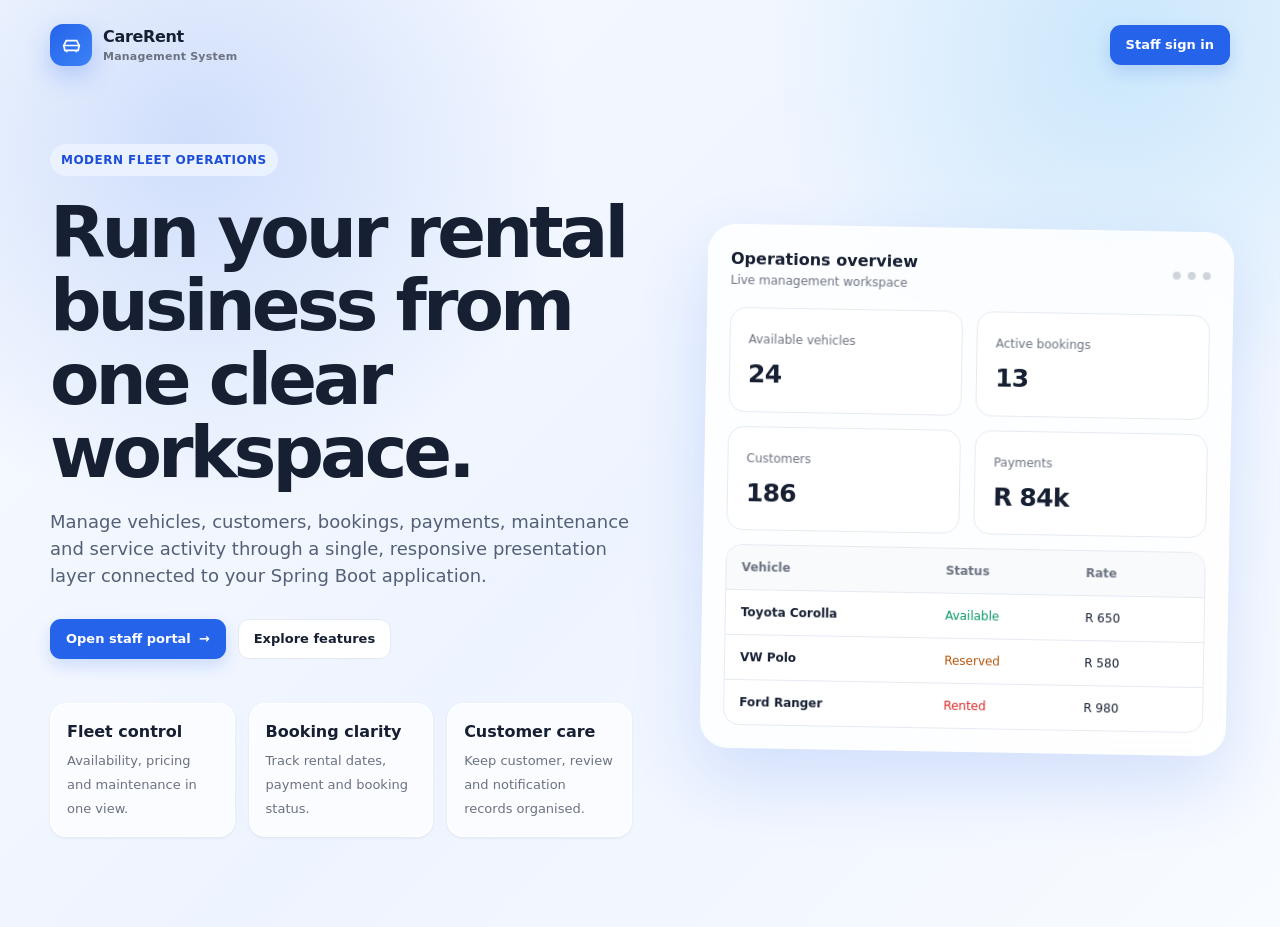
<file: src/main/resources/static/index.html>
<!DOCTYPE html>
<html lang="en">
<head>
  <meta charset="UTF-8"><meta name="viewport" content="width=device-width, initial-scale=1.0">
  <title>CareRent | Car Rental Management</title>
  <link rel="stylesheet" href="css/app.css">
</head>
<body class="public-page">
  <nav class="public-nav">
    <a class="brand" href="/"><span class="brand-mark"><svg viewBox="0 0 24 24" fill="none" stroke="currentColor" stroke-width="1.8"><path d="M5 17h14l1-5-2.5-5h-11L4 12l1 5Z"/><path d="M3 12h18M7 17v2M17 17v2"/></svg></span><span>CareRent<small>Management System</small></span></a>
    <a class="btn btn-primary" href="/login.html">Staff sign in</a>
  </nav>
  <main class="hero">
    <section>
      <span class="hero-kicker">Modern fleet operations</span>
      <h1>Run your rental business from one clear workspace.</h1>
      <p>Manage vehicles, customers, bookings, payments, maintenance and service activity through a single, responsive presentation layer connected to your Spring Boot application.</p>
      <div class="hero-actions"><a class="btn btn-primary" href="/login.html">Open staff portal <span>→</span></a><a class="btn btn-secondary" href="#features">Explore features</a></div>
      <div class="hero-points" id="features">
        <div class="hero-point"><strong>Fleet control</strong><span>Availability, pricing and maintenance in one view.</span></div>
        <div class="hero-point"><strong>Booking clarity</strong><span>Track rental dates, payment and booking status.</span></div>
        <div class="hero-point"><strong>Customer care</strong><span>Keep customer, review and notification records organised.</span></div>
      </div>
    </section>
    <section class="hero-visual" aria-hidden="true">
      <div class="visual-panel">
        <div class="visual-top"><div><strong>Operations overview</strong><div class="subtle" style="font-size:12px">Live management workspace</div></div><div class="visual-dots"><i></i><i></i><i></i></div></div>
        <div class="visual-card-grid"><div class="visual-stat"><span>Available vehicles</span><strong>24</strong></div><div class="visual-stat"><span>Active bookings</span><strong>13</strong></div><div class="visual-stat"><span>Customers</span><strong>186</strong></div><div class="visual-stat"><span>Payments</span><strong>R 84k</strong></div></div>
        <div class="visual-table"><div class="visual-row"><span>Vehicle</span><span>Status</span><span>Rate</span></div><div class="visual-row"><strong>Toyota Corolla</strong><span class="text-success">Available</span><span>R 650</span></div><div class="visual-row"><strong>VW Polo</strong><span style="color:#b45309">Reserved</span><span>R 580</span></div><div class="visual-row"><strong>Ford Ranger</strong><span class="text-danger">Rented</span><span>R 980</span></div></div>
      </div>
    </section>
  </main>
</body>
</html>
</file>
<file: src/main/resources/static/css/app.css>
:root {
    --bg: #f4f7fb;
    --surface: #ffffff;
    --surface-2: #f8fafc;
    --text: #172033;
    --muted: #6b7280;
    --border: #e5eaf2;
    --primary: #2563eb;
    --primary-dark: #1d4ed8;
    --primary-soft: #eaf1ff;
    --success: #059669;
    --success-soft: #e7f8f1;
    --warning: #d97706;
    --warning-soft: #fff4df;
    --danger: #dc2626;
    --danger-soft: #feecec;
    --info: #0891b2;
    --info-soft: #e6f7fb;
    --nav: #101828;
    --nav-muted: #98a2b3;
    --radius-sm: 10px;
    --radius: 16px;
    --radius-lg: 24px;
    --shadow-sm: 0 1px 3px rgba(16, 24, 40, .08);
    --shadow: 0 12px 35px rgba(16, 24, 40, .10);
    --sidebar-width: 252px;
}

* { box-sizing: border-box; }
html { scroll-behavior: smooth; }
body {
    margin: 0;
    color: var(--text);
    background: var(--bg);
    font-family: Inter, ui-sans-serif, system-ui, -apple-system, BlinkMacSystemFont, "Segoe UI", sans-serif;
    line-height: 1.5;
    -webkit-font-smoothing: antialiased;
}
button, input, select, textarea { font: inherit; }
a { color: inherit; text-decoration: none; }
button { border: 0; }

/* ---------- Public / login ---------- */
.public-page {
    min-height: 100vh;
    background:
        radial-gradient(circle at 15% 15%, rgba(37, 99, 235, .18), transparent 28%),
        radial-gradient(circle at 88% 5%, rgba(14, 165, 233, .16), transparent 25%),
        linear-gradient(135deg, #f8fbff 0%, #eef4ff 52%, #f8fbff 100%);
}
.public-nav {
    width: min(1180px, calc(100% - 40px));
    margin: 0 auto;
    padding: 24px 0;
    display: flex;
    align-items: center;
    justify-content: space-between;
    gap: 16px;
}
.brand { display: inline-flex; align-items: center; gap: 11px; font-weight: 800; letter-spacing: -.02em; }
.brand-mark {
    width: 42px; height: 42px; border-radius: 13px; display: grid; place-items: center;
    color: #fff; background: linear-gradient(135deg, var(--primary), #3b82f6);
    box-shadow: 0 10px 25px rgba(37, 99, 235, .25);
}
.brand-mark svg { width: 23px; height: 23px; }
.brand small { display: block; font-size: 11px; font-weight: 600; color: var(--muted); letter-spacing: .02em; }
.hero {
    width: min(1180px, calc(100% - 40px));
    min-height: calc(100vh - 104px);
    margin: 0 auto;
    display: grid;
    grid-template-columns: 1.05fr .95fr;
    align-items: center;
    gap: 72px;
    padding: 54px 0 90px;
}
.hero-kicker, .eyebrow {
    display: inline-flex; align-items: center; gap: 8px;
    padding: 7px 11px; border-radius: 999px;
    background: var(--primary-soft); color: var(--primary-dark);
    font-size: 12px; font-weight: 800; letter-spacing: .04em; text-transform: uppercase;
}
.hero h1 { margin: 20px 0 18px; font-size: clamp(43px, 6vw, 72px); line-height: 1.02; letter-spacing: -.055em; max-width: 780px; }
.hero p { margin: 0; color: #536076; font-size: 18px; max-width: 650px; }
.hero-actions { display: flex; flex-wrap: wrap; gap: 12px; margin-top: 30px; }
.hero-points { display: grid; grid-template-columns: repeat(3, 1fr); gap: 14px; margin-top: 44px; }
.hero-point { background: rgba(255,255,255,.7); border: 1px solid rgba(255,255,255,.9); border-radius: 16px; padding: 16px; box-shadow: var(--shadow-sm); }
.hero-point strong { display: block; margin-bottom: 4px; }
.hero-point span { color: var(--muted); font-size: 13px; }
.hero-visual { position: relative; }
.visual-panel {
    background: rgba(255,255,255,.84); backdrop-filter: blur(16px);
    border: 1px solid rgba(255,255,255,.9); border-radius: 28px; box-shadow: 0 30px 70px rgba(37,99,235,.16);
    padding: 22px; transform: rotate(1deg);
}
.visual-top { display: flex; align-items: center; justify-content: space-between; margin-bottom: 18px; }
.visual-dots { display:flex; gap:7px; }
.visual-dots i { width:8px; height:8px; border-radius:50%; background:#d0d5dd; }
.visual-card-grid { display:grid; grid-template-columns:1fr 1fr; gap:14px; }
.visual-stat { padding:18px; border:1px solid var(--border); border-radius:16px; background:#fff; }
.visual-stat span { color:var(--muted); font-size:12px; }
.visual-stat strong { display:block; font-size:25px; margin-top:5px; letter-spacing:-.03em; }
.visual-table { margin-top:14px; background:#fff; border:1px solid var(--border); border-radius:16px; overflow:hidden; }
.visual-row { display:grid; grid-template-columns:1.2fr .8fr .65fr; gap:12px; align-items:center; padding:13px 15px; border-top:1px solid var(--border); font-size:12px; }
.visual-row:first-child { border-top:0; background:#f8fafc; color:var(--muted); font-weight:700; }

.login-layout { min-height:100vh; display:grid; grid-template-columns: 1fr 520px; }
.login-showcase {
    padding: 52px clamp(42px, 7vw, 100px);
    display:flex; flex-direction:column; justify-content:space-between;
    color:#fff;
    background:
        radial-gradient(circle at 25% 20%, rgba(96,165,250,.42), transparent 30%),
        linear-gradient(145deg, #0f172a 0%, #172554 50%, #1d4ed8 120%);
}
.login-showcase .brand small { color:#cbd5e1; }
.login-showcase-copy { max-width:620px; }
.login-showcase-copy h1 { margin:16px 0; font-size:clamp(40px, 5vw, 64px); line-height:1.05; letter-spacing:-.05em; }
.login-showcase-copy p { color:#dbeafe; font-size:17px; max-width:560px; }
.login-benefits { display:grid; grid-template-columns:1fr 1fr; gap:12px; margin-top:30px; }
.login-benefit { padding:16px; border:1px solid rgba(255,255,255,.14); background:rgba(255,255,255,.08); border-radius:16px; }
.login-benefit strong { display:block; margin-bottom:4px; }
.login-benefit span { color:#cbd5e1; font-size:12px; }
.login-copyright { color:#94a3b8; font-size:12px; }
.login-panel { background:#fff; padding:48px 58px; display:flex; flex-direction:column; justify-content:center; }
.login-panel-inner { width:100%; max-width:390px; margin:0 auto; }
.login-panel h2 { font-size:34px; margin:10px 0 8px; letter-spacing:-.035em; }
.login-panel .subtle { margin:0 0 28px; }
.password-wrap { position:relative; }
.password-wrap input { padding-right:48px; }
.password-toggle { position:absolute; right:8px; top:50%; transform:translateY(-50%); width:36px; height:36px; display:grid; place-items:center; border-radius:10px; background:transparent; color:var(--muted); cursor:pointer; }
.password-toggle:hover { background:var(--surface-2); color:var(--text); }
.login-note { margin-top:18px; padding:12px 14px; border-radius:12px; background:#f8fafc; color:var(--muted); font-size:12px; }

/* ---------- App shell ---------- */
.app-page { min-height:100vh; }
.app-sidebar {
    position:fixed; inset:0 auto 0 0; width:var(--sidebar-width); z-index:40;
    background:var(--nav); color:#fff; display:flex; flex-direction:column;
    border-right:1px solid rgba(255,255,255,.05);
}
.sidebar-brand { padding:22px 20px 18px; }
.sidebar-brand .brand small { color:var(--nav-muted); }
.sidebar-nav { padding:8px 12px 18px; overflow:auto; flex:1; }
.nav-label { padding:15px 10px 8px; color:#667085; font-size:10px; font-weight:800; letter-spacing:.12em; text-transform:uppercase; }
.nav-link {
    display:flex; align-items:center; gap:12px; padding:11px 12px; margin:3px 0;
    border-radius:11px; color:#cbd5e1; font-size:14px; font-weight:650; transition:.18s ease;
}
.nav-link svg { width:19px; height:19px; flex:0 0 auto; }
.nav-link:hover { color:#fff; background:rgba(255,255,255,.07); }
.nav-link.active { color:#fff; background:linear-gradient(135deg, rgba(37,99,235,.95), rgba(59,130,246,.78)); box-shadow:0 8px 20px rgba(37,99,235,.22); }
.sidebar-footer { border-top:1px solid rgba(255,255,255,.07); padding:14px 12px 18px; }
.sidebar-user { padding:10px 11px; border-radius:12px; background:rgba(255,255,255,.05); }
.sidebar-user .user-email { color:#fff; display:block; overflow:hidden; text-overflow:ellipsis; white-space:nowrap; font-size:12px; font-weight:700; }
.sidebar-user .user-role { color:var(--nav-muted); font-size:11px; }
.app-overlay { display:none; position:fixed; inset:0; z-index:35; background:rgba(15,23,42,.48); backdrop-filter:blur(2px); }
.app-content { margin-left:var(--sidebar-width); min-height:100vh; }
.app-topbar {
    position:sticky; top:0; z-index:30; height:76px; padding:0 30px;
    display:flex; align-items:center; justify-content:space-between; gap:20px;
    background:rgba(244,247,251,.9); backdrop-filter:blur(18px); border-bottom:1px solid rgba(229,234,242,.8);
}
.topbar-left { display:flex; align-items:center; gap:12px; min-width:0; }
.mobile-menu { display:none; width:40px; height:40px; border-radius:11px; background:#fff; box-shadow:var(--shadow-sm); color:var(--text); cursor:pointer; }
.breadcrumb { color:var(--muted); font-size:13px; white-space:nowrap; overflow:hidden; text-overflow:ellipsis; }
.breadcrumb strong { color:var(--text); }
.topbar-actions { display:flex; align-items:center; gap:9px; }
.icon-btn { width:40px; height:40px; display:grid; place-items:center; border-radius:11px; background:#fff; border:1px solid var(--border); color:var(--text); cursor:pointer; transition:.15s ease; }
.icon-btn:hover { border-color:#cbd5e1; transform:translateY(-1px); }
.icon-btn svg { width:18px; height:18px; }
.top-user { display:flex; align-items:center; gap:10px; padding:6px 8px 6px 6px; border-radius:13px; background:#fff; border:1px solid var(--border); }
.avatar { width:34px; height:34px; border-radius:10px; display:grid; place-items:center; background:var(--primary-soft); color:var(--primary-dark); font-weight:800; font-size:12px; }
.top-user-copy { max-width:170px; }
.top-user-copy strong, .top-user-copy span { display:block; overflow:hidden; text-overflow:ellipsis; white-space:nowrap; }
.top-user-copy strong { font-size:12px; }
.top-user-copy span { color:var(--muted); font-size:10px; }
.main { padding:28px 30px 48px; max-width:1600px; margin:0 auto; }

/* ---------- Layout / components ---------- */
.page-head { display:flex; align-items:flex-start; justify-content:space-between; gap:18px; margin-bottom:24px; }
.page-head h1 { margin:0 0 5px; font-size:30px; line-height:1.2; letter-spacing:-.035em; }
.page-head p { margin:0; color:var(--muted); font-size:14px; }
.page-actions { display:flex; flex-wrap:wrap; gap:10px; }
.grid { display:grid; gap:18px; }
.grid-2 { grid-template-columns:repeat(2,minmax(0,1fr)); }
.grid-3 { grid-template-columns:repeat(3,minmax(0,1fr)); }
.grid-4 { grid-template-columns:repeat(4,minmax(0,1fr)); }
.card { background:var(--surface); border:1px solid var(--border); border-radius:var(--radius); box-shadow:var(--shadow-sm); }
.card-pad { padding:20px; }
.card-head { padding:18px 20px; border-bottom:1px solid var(--border); display:flex; align-items:center; justify-content:space-between; gap:14px; }
.card-head h2, .card-head h3 { margin:0; font-size:16px; letter-spacing:-.02em; }
.card-head p { margin:3px 0 0; color:var(--muted); font-size:12px; }
.stat-card { padding:18px; display:flex; align-items:flex-start; justify-content:space-between; gap:14px; }
.stat-icon { width:44px; height:44px; border-radius:13px; display:grid; place-items:center; background:var(--primary-soft); color:var(--primary); }
.stat-icon.success { background:var(--success-soft); color:var(--success); }
.stat-icon.warning { background:var(--warning-soft); color:var(--warning); }
.stat-icon.info { background:var(--info-soft); color:var(--info); }
.stat-icon svg { width:21px; height:21px; }
.stat-label { color:var(--muted); font-size:12px; font-weight:700; }
.stat-value { font-size:29px; font-weight:850; letter-spacing:-.04em; margin-top:5px; }
.stat-meta { color:var(--muted); font-size:11px; margin-top:3px; }

.btn { min-height:40px; padding:0 15px; border-radius:11px; display:inline-flex; align-items:center; justify-content:center; gap:8px; cursor:pointer; font-weight:750; font-size:13px; transition:.15s ease; border:1px solid transparent; }
.btn svg { width:16px; height:16px; }
.btn:disabled { opacity:.55; cursor:not-allowed; transform:none !important; }
.btn-primary { color:#fff; background:var(--primary); box-shadow:0 7px 16px rgba(37,99,235,.18); }
.btn-primary:hover { background:var(--primary-dark); transform:translateY(-1px); }
.btn-secondary { background:#fff; color:var(--text); border-color:var(--border); }
.btn-secondary:hover { background:#f8fafc; border-color:#cbd5e1; }
.btn-danger { color:var(--danger); background:var(--danger-soft); border-color:#fecaca; }
.btn-danger:hover { background:#fee2e2; }
.btn-ghost { background:transparent; color:var(--muted); }
.btn-ghost:hover { background:#f3f4f6; color:var(--text); }
.btn-sm { min-height:34px; padding:0 11px; font-size:12px; border-radius:9px; }
.btn-block { width:100%; }

.toolbar { padding:14px 16px; display:flex; align-items:center; justify-content:space-between; gap:12px; border-bottom:1px solid var(--border); }
.toolbar-left, .toolbar-right { display:flex; align-items:center; flex-wrap:wrap; gap:9px; }
.search-wrap { position:relative; min-width:260px; }
.search-wrap svg { position:absolute; left:12px; top:50%; transform:translateY(-50%); width:17px; height:17px; color:#98a2b3; pointer-events:none; }
.search-wrap input { padding-left:38px; }
.form-control, input, select, textarea {
    width:100%; min-height:42px; border:1px solid #d7deea; border-radius:10px; padding:9px 12px; color:var(--text); background:#fff; outline:none; transition:.15s ease;
}
textarea { min-height:95px; resize:vertical; }
input:focus, select:focus, textarea:focus { border-color:#7aa5f9; box-shadow:0 0 0 3px rgba(37,99,235,.10); }
input::placeholder, textarea::placeholder { color:#a3adbd; }
label { display:block; margin-bottom:6px; font-size:12px; font-weight:750; color:#344054; }
.field { min-width:0; }
.field small { display:block; margin-top:5px; color:var(--muted); font-size:11px; }
.form-grid { display:grid; grid-template-columns:repeat(2,minmax(0,1fr)); gap:15px; }
.form-grid .full { grid-column:1/-1; }
.form-section { margin-top:18px; padding-top:18px; border-top:1px solid var(--border); }
.form-section-title { margin:0 0 12px; font-size:13px; font-weight:800; color:#344054; }

.table-wrap { width:100%; overflow:auto; }
table { width:100%; border-collapse:collapse; min-width:780px; }
th, td { padding:13px 16px; border-bottom:1px solid var(--border); text-align:left; vertical-align:middle; font-size:12px; }
th { background:#fafbfc; color:#667085; font-size:10px; font-weight:850; letter-spacing:.055em; text-transform:uppercase; white-space:nowrap; }
tbody tr { transition:.12s ease; }
tbody tr:hover { background:#fbfdff; }
tbody tr:last-child td { border-bottom:0; }
.table-title { font-weight:800; color:#253046; }
.table-sub { color:var(--muted); margin-top:2px; font-size:11px; }
.table-actions { display:flex; align-items:center; justify-content:flex-end; gap:6px; }
.action-btn { width:32px; height:32px; border-radius:9px; display:grid; place-items:center; cursor:pointer; background:#f8fafc; color:#667085; border:1px solid var(--border); }
.action-btn:hover { color:var(--primary); border-color:#c9d8fb; background:var(--primary-soft); }
.action-btn.danger:hover { color:var(--danger); background:var(--danger-soft); border-color:#fecaca; }
.action-btn svg { width:15px; height:15px; }
.badge { display:inline-flex; align-items:center; gap:5px; padding:5px 8px; border-radius:999px; font-size:10px; font-weight:850; letter-spacing:.02em; white-space:nowrap; }
.badge::before { content:""; width:6px; height:6px; border-radius:50%; background:currentColor; opacity:.75; }
.badge-success { color:#047857; background:#ecfdf3; }
.badge-warning { color:#b45309; background:#fff7ed; }
.badge-danger { color:#b91c1c; background:#fef2f2; }
.badge-info { color:#0369a1; background:#f0f9ff; }
.badge-neutral { color:#475467; background:#f2f4f7; }
.rating { color:#f59e0b; letter-spacing:1px; }

.empty-state { padding:48px 20px; text-align:center; color:var(--muted); }
.empty-icon { width:54px; height:54px; margin:0 auto 12px; border-radius:16px; background:#f4f6f9; color:#98a2b3; display:grid; place-items:center; }
.empty-icon svg { width:24px; height:24px; }
.empty-state h3 { color:var(--text); margin:0 0 4px; font-size:15px; }
.empty-state p { margin:0; font-size:12px; }
.skeleton { border-radius:8px; background:linear-gradient(90deg,#f1f3f6 25%,#f8f9fb 50%,#f1f3f6 75%); background-size:200% 100%; animation:shimmer 1.25s infinite; }
@keyframes shimmer { from{background-position:200% 0} to{background-position:-200% 0} }

/* ---------- Dashboard ---------- */
.welcome-card {
    padding:24px; position:relative; overflow:hidden; color:#fff;
    background:linear-gradient(125deg,#1d4ed8 0%,#2563eb 55%,#3b82f6 100%);
}
.welcome-card::after { content:""; position:absolute; width:250px; height:250px; border:48px solid rgba(255,255,255,.08); border-radius:50%; right:-80px; top:-120px; }
.welcome-card h2 { margin:0 0 6px; font-size:25px; letter-spacing:-.035em; position:relative; z-index:1; }
.welcome-card p { margin:0; color:#dbeafe; font-size:13px; position:relative; z-index:1; }
.quick-grid { display:grid; grid-template-columns:repeat(4,minmax(0,1fr)); gap:12px; }
.quick-action { padding:16px; border:1px solid var(--border); border-radius:14px; background:#fff; transition:.15s ease; }
.quick-action:hover { transform:translateY(-2px); border-color:#cbdcff; box-shadow:var(--shadow-sm); }
.quick-action span { width:36px; height:36px; border-radius:10px; display:grid; place-items:center; background:var(--primary-soft); color:var(--primary); margin-bottom:11px; }
.quick-action span svg { width:18px; height:18px; }
.quick-action strong { display:block; font-size:13px; }
.quick-action small { color:var(--muted); font-size:11px; }

/* ---------- Modal / toast ---------- */
.modal-backdrop { position:fixed; inset:0; z-index:100; background:rgba(15,23,42,.54); backdrop-filter:blur(3px); display:flex; align-items:center; justify-content:center; padding:20px; animation:fadeIn .14s ease; }
.modal { width:min(720px,100%); max-height:calc(100vh - 40px); display:flex; flex-direction:column; background:#fff; border-radius:20px; box-shadow:0 30px 80px rgba(15,23,42,.25); animation:modalUp .18s ease; overflow:hidden; }
.modal-sm { width:min(430px,100%); }
.modal-head { padding:20px 22px 15px; border-bottom:1px solid var(--border); display:flex; align-items:flex-start; justify-content:space-between; gap:16px; }
.modal-head h2 { margin:0; font-size:18px; letter-spacing:-.02em; }
.modal-head p { margin:4px 0 0; color:var(--muted); font-size:12px; }
.modal-close { width:34px; height:34px; border-radius:10px; display:grid; place-items:center; background:#f8fafc; color:var(--muted); cursor:pointer; }
.modal-close:hover { color:var(--text); background:#f1f5f9; }
.modal-body { padding:20px 22px; overflow:auto; }
.modal-foot { padding:14px 22px 18px; border-top:1px solid var(--border); display:flex; align-items:center; justify-content:flex-end; gap:9px; }
.toast-root { position:fixed; z-index:200; right:20px; top:20px; width:min(360px,calc(100% - 40px)); display:flex; flex-direction:column; gap:10px; }
.toast { display:flex; gap:11px; align-items:flex-start; padding:13px 14px; background:#fff; border:1px solid var(--border); border-radius:13px; box-shadow:var(--shadow); animation:toastIn .18s ease; }
.toast-icon { width:28px; height:28px; flex:0 0 auto; border-radius:9px; display:grid; place-items:center; }
.toast.success .toast-icon { background:var(--success-soft); color:var(--success); }
.toast.error .toast-icon { background:var(--danger-soft); color:var(--danger); }
.toast.info .toast-icon { background:var(--info-soft); color:var(--info); }
.toast-copy strong { display:block; font-size:12px; }
.toast-copy span { display:block; margin-top:2px; color:var(--muted); font-size:11px; }

/* ---------- Tabs / misc ---------- */
.tabs { display:flex; align-items:center; gap:5px; padding:5px; background:#f2f4f7; border-radius:11px; width:max-content; max-width:100%; overflow:auto; }
.tab-btn { padding:8px 12px; border-radius:8px; background:transparent; color:var(--muted); font-size:12px; font-weight:750; cursor:pointer; white-space:nowrap; }
.tab-btn.active { background:#fff; color:var(--text); box-shadow:var(--shadow-sm); }
.tab-panel { display:none; }
.tab-panel.active { display:block; }
.note { padding:13px 14px; border:1px solid #dbe7ff; background:#f4f8ff; color:#44546b; border-radius:12px; font-size:12px; }
.kpi-split { display:flex; align-items:center; justify-content:space-between; gap:14px; }
.progress { height:7px; background:#edf0f5; border-radius:999px; overflow:hidden; }
.progress > span { display:block; height:100%; background:var(--primary); border-radius:inherit; }
.subtle { color:var(--muted); }
.text-danger { color:var(--danger); }
.text-success { color:var(--success); }
.muted-link { color:var(--muted); font-size:12px; font-weight:700; }
.muted-link:hover { color:var(--primary); }
.loading-line { height:3px; position:fixed; left:0; top:0; z-index:300; width:100%; overflow:hidden; display:none; }
.loading-line.active { display:block; }
.loading-line::before { content:""; display:block; height:100%; width:30%; background:var(--primary); animation:loadLine 1s infinite ease-in-out; }

@keyframes fadeIn { from{opacity:0} to{opacity:1} }
@keyframes modalUp { from{opacity:0;transform:translateY(12px) scale(.985)} to{opacity:1;transform:none} }
@keyframes toastIn { from{opacity:0;transform:translateX(14px)} to{opacity:1;transform:none} }
@keyframes loadLine { 0%{transform:translateX(-120%)} 100%{transform:translateX(430%)} }

@media (max-width: 1180px) {
    .grid-4 { grid-template-columns:repeat(2,minmax(0,1fr)); }
    .quick-grid { grid-template-columns:repeat(2,minmax(0,1fr)); }
    .hero { grid-template-columns:1fr; gap:42px; padding-top:32px; }
    .hero-visual { max-width:720px; }
    .login-layout { grid-template-columns:1fr 460px; }
}
@media (max-width: 900px) {
    .app-sidebar { transform:translateX(-101%); transition:.2s ease; }
    body.sidebar-open .app-sidebar { transform:none; }
    body.sidebar-open .app-overlay { display:block; }
    .app-content { margin-left:0; }
    .mobile-menu { display:grid; place-items:center; }
    .app-topbar { padding:0 18px; }
    .main { padding:22px 18px 40px; }
    .login-layout { grid-template-columns:1fr; }
    .login-showcase { display:none; }
    .login-panel { min-height:100vh; padding:38px 24px; }
    .grid-3 { grid-template-columns:repeat(2,minmax(0,1fr)); }
}
@media (max-width: 640px) {
    .public-nav, .hero { width:min(100% - 28px,1180px); }
    .hero { padding:28px 0 60px; }
    .hero-points, .visual-card-grid, .grid-2, .grid-3, .grid-4, .quick-grid, .form-grid { grid-template-columns:1fr; }
    .hero h1 { font-size:42px; }
    .page-head { flex-direction:column; }
    .page-actions, .page-actions .btn { width:100%; }
    .toolbar { align-items:stretch; flex-direction:column; }
    .toolbar-left, .toolbar-right { width:100%; }
    .search-wrap { min-width:0; width:100%; }
    .top-user-copy { display:none; }
    .app-topbar { height:68px; }
    .main { padding:18px 13px 34px; }
    .modal-backdrop { padding:8px; align-items:flex-end; }
    .modal { max-height:92vh; border-radius:20px 20px 0 0; }
    .form-grid .full { grid-column:auto; }
    .card-head { align-items:flex-start; }
}
.search-wrap > span {
    position:absolute; left:12px; top:50%; transform:translateY(-50%);
    color:#98a2b3; font-size:18px; line-height:1; pointer-events:none;
}
</file>
